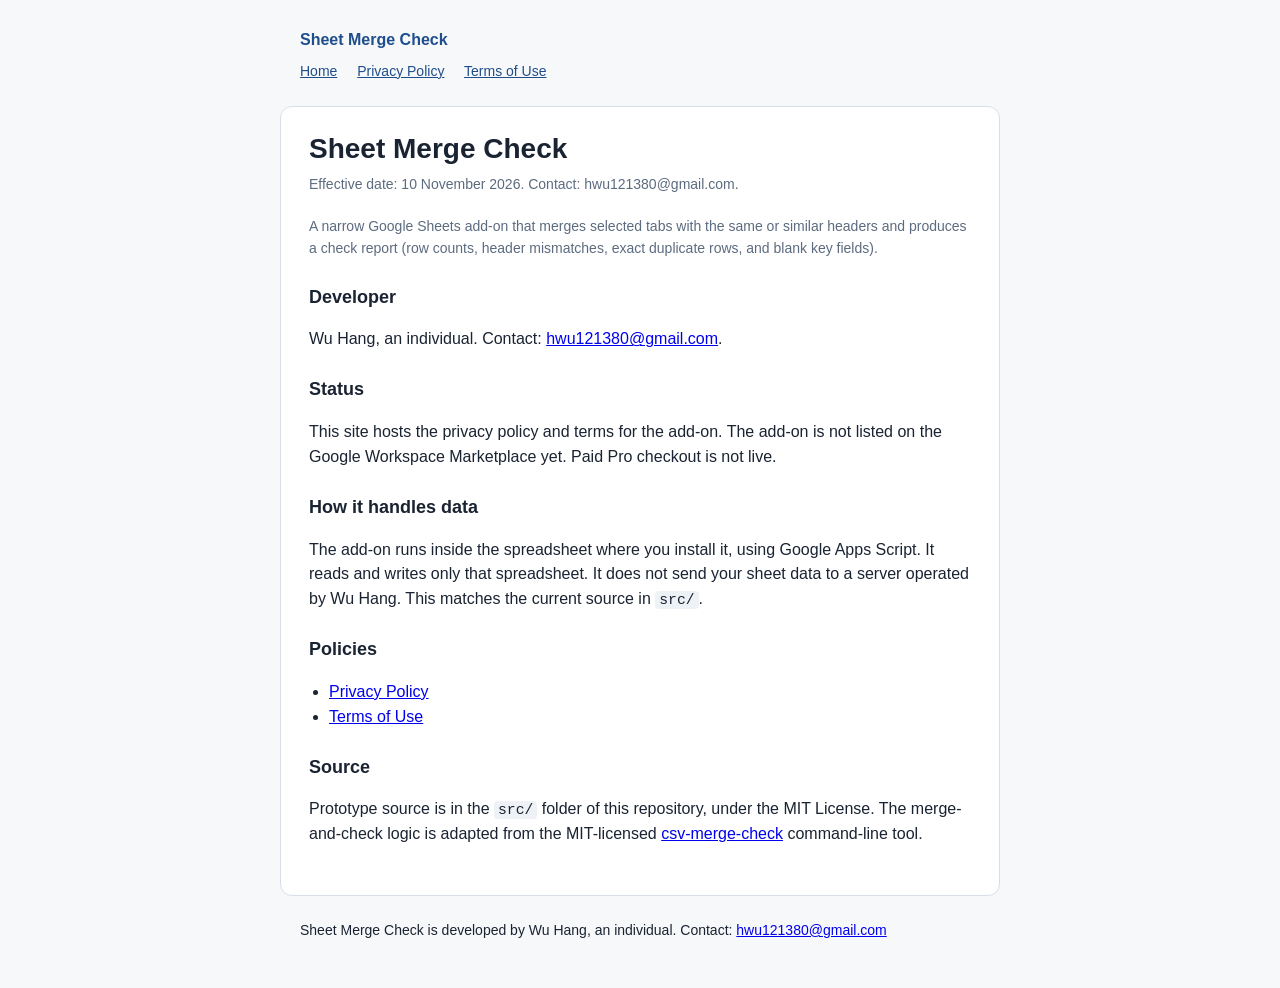
<file: index.html>
<!DOCTYPE html>
<html lang="en">
<head>
  <meta charset="UTF-8" />
  <meta name="viewport" content="width=device-width, initial-scale=1" />
  <title>Sheet Merge Check</title>
  <link rel="stylesheet" href="style.css" />
</head>
<body>
  <header>
    <a class="home" href="index.html">Sheet Merge Check</a>
  <nav>
    <a href="index.html">Home</a>
    <a href="privacy.html">Privacy Policy</a>
    <a href="terms.html">Terms of Use</a>
  </nav>
  </header>
  <main>
    <h1>Sheet Merge Check</h1>
    <p class="meta">Effective date: 10 November 2026. Contact: hwu121380@gmail.com.</p>
    <p class="lede">A narrow Google Sheets add-on that merges selected tabs with the same or similar headers and produces a check report (row counts, header mismatches, exact duplicate rows, and blank key fields).</p>
    <h2>Developer</h2>
    <p>Wu Hang, an individual. Contact: <a href="mailto:hwu121380@gmail.com">hwu121380@gmail.com</a>.</p>
    <h2>Status</h2>
    <p>This site hosts the privacy policy and terms for the add-on. The add-on is not listed on the Google Workspace Marketplace yet. Paid Pro checkout is not live.</p>
    <h2>How it handles data</h2>
    <p>The add-on runs inside the spreadsheet where you install it, using Google Apps Script. It reads and writes only that spreadsheet. It does not send your sheet data to a server operated by Wu Hang. This matches the current source in <code>src/</code>.</p>
    <h2>Policies</h2>
    <ul>
      <li><a href="privacy.html">Privacy Policy</a></li>
      <li><a href="terms.html">Terms of Use</a></li>
    </ul>
    <h2>Source</h2>
    <p>Prototype source is in the <code>src/</code> folder of this repository, under the MIT License. The merge-and-check logic is adapted from the MIT-licensed <a href="https://github.com/hwu121380-afk/csv-merge-check">csv-merge-check</a> command-line tool.</p>

  </main>
<footer>
  <p>Sheet Merge Check is developed by Wu Hang, an individual. Contact: <a href="mailto:hwu121380@gmail.com">hwu121380@gmail.com</a></p>
</footer>
</body>
</html>
</file>
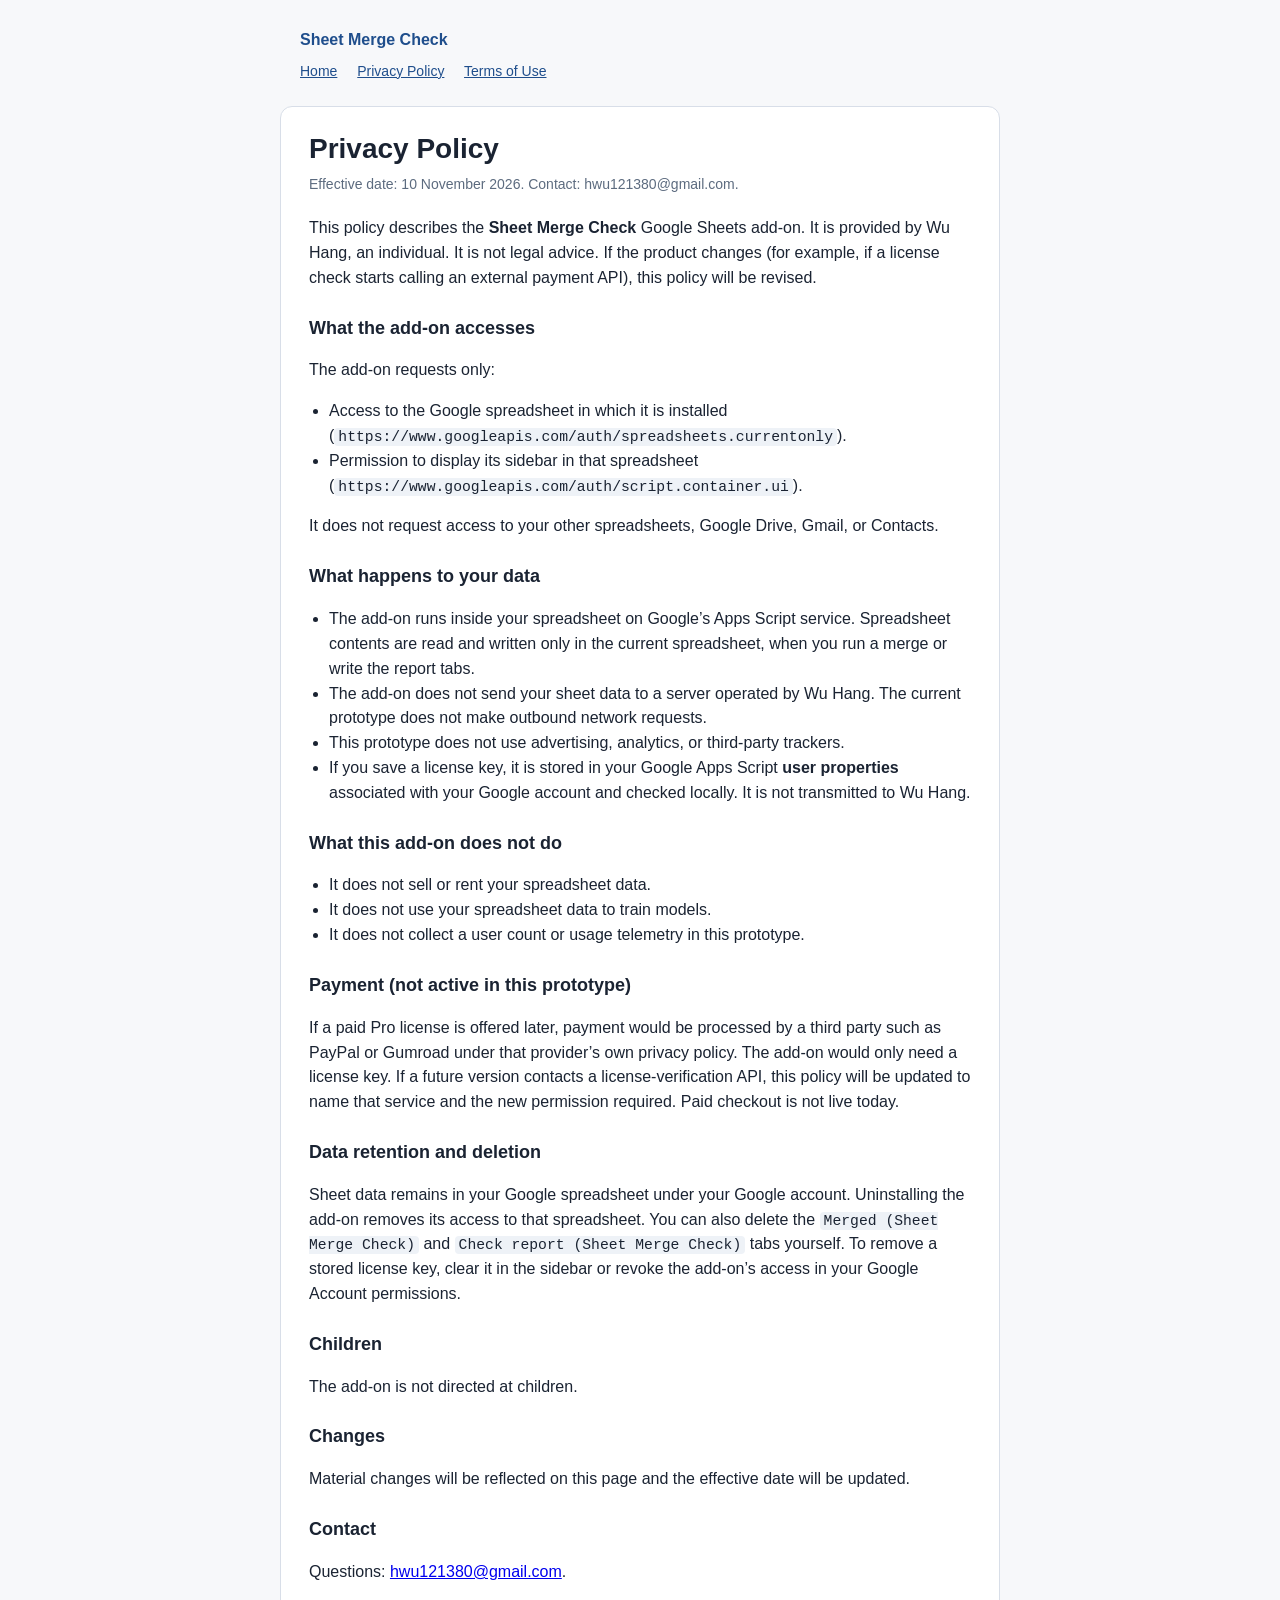
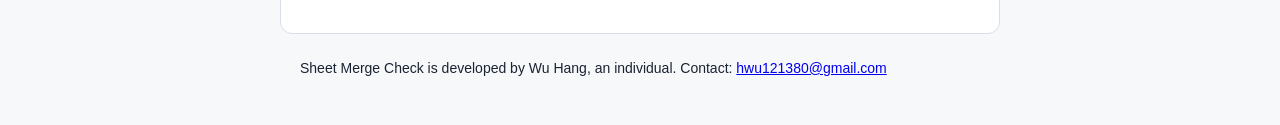
<file: privacy.html>
<!DOCTYPE html>
<html lang="en">
<head>
  <meta charset="UTF-8" />
  <meta name="viewport" content="width=device-width, initial-scale=1" />
  <title>Privacy Policy — Sheet Merge Check</title>
  <link rel="stylesheet" href="style.css" />
</head>
<body>
  <header>
    <a class="home" href="index.html">Sheet Merge Check</a>
  <nav>
    <a href="index.html">Home</a>
    <a href="privacy.html">Privacy Policy</a>
    <a href="terms.html">Terms of Use</a>
  </nav>
  </header>
  <main>
    <h1>Privacy Policy</h1>
    <p class="meta">Effective date: 10 November 2026. Contact: hwu121380@gmail.com.</p>
    <p>This policy describes the <strong>Sheet Merge Check</strong> Google Sheets add-on. It is provided by Wu Hang, an individual. It is not legal advice. If the product changes (for example, if a license check starts calling an external payment API), this policy will be revised.</p>

    <h2>What the add-on accesses</h2>
    <p>The add-on requests only:</p>
    <ul>
      <li>Access to the Google spreadsheet in which it is installed (<code>https://www.googleapis.com/auth/spreadsheets.currentonly</code>).</li>
      <li>Permission to display its sidebar in that spreadsheet (<code>https://www.googleapis.com/auth/script.container.ui</code>).</li>
    </ul>
    <p>It does not request access to your other spreadsheets, Google Drive, Gmail, or Contacts.</p>

    <h2>What happens to your data</h2>
    <ul>
      <li>The add-on runs inside your spreadsheet on Google’s Apps Script service. Spreadsheet contents are read and written only in the current spreadsheet, when you run a merge or write the report tabs.</li>
      <li>The add-on does not send your sheet data to a server operated by Wu Hang. The current prototype does not make outbound network requests.</li>
      <li>This prototype does not use advertising, analytics, or third-party trackers.</li>
      <li>If you save a license key, it is stored in your Google Apps Script <strong>user properties</strong> associated with your Google account and checked locally. It is not transmitted to Wu Hang.</li>
    </ul>

    <h2>What this add-on does not do</h2>
    <ul>
      <li>It does not sell or rent your spreadsheet data.</li>
      <li>It does not use your spreadsheet data to train models.</li>
      <li>It does not collect a user count or usage telemetry in this prototype.</li>
    </ul>

    <h2>Payment (not active in this prototype)</h2>
    <p>If a paid Pro license is offered later, payment would be processed by a third party such as PayPal or Gumroad under that provider’s own privacy policy. The add-on would only need a license key. If a future version contacts a license-verification API, this policy will be updated to name that service and the new permission required. Paid checkout is not live today.</p>

    <h2>Data retention and deletion</h2>
    <p>Sheet data remains in your Google spreadsheet under your Google account. Uninstalling the add-on removes its access to that spreadsheet. You can also delete the <code>Merged (Sheet Merge Check)</code> and <code>Check report (Sheet Merge Check)</code> tabs yourself. To remove a stored license key, clear it in the sidebar or revoke the add-on’s access in your Google Account permissions.</p>

    <h2>Children</h2>
    <p>The add-on is not directed at children.</p>

    <h2>Changes</h2>
    <p>Material changes will be reflected on this page and the effective date will be updated.</p>

    <h2>Contact</h2>
    <p>Questions: <a href="mailto:hwu121380@gmail.com">hwu121380@gmail.com</a>.</p>

  </main>
<footer>
  <p>Sheet Merge Check is developed by Wu Hang, an individual. Contact: <a href="mailto:hwu121380@gmail.com">hwu121380@gmail.com</a></p>
</footer>
</body>
</html>
</file>
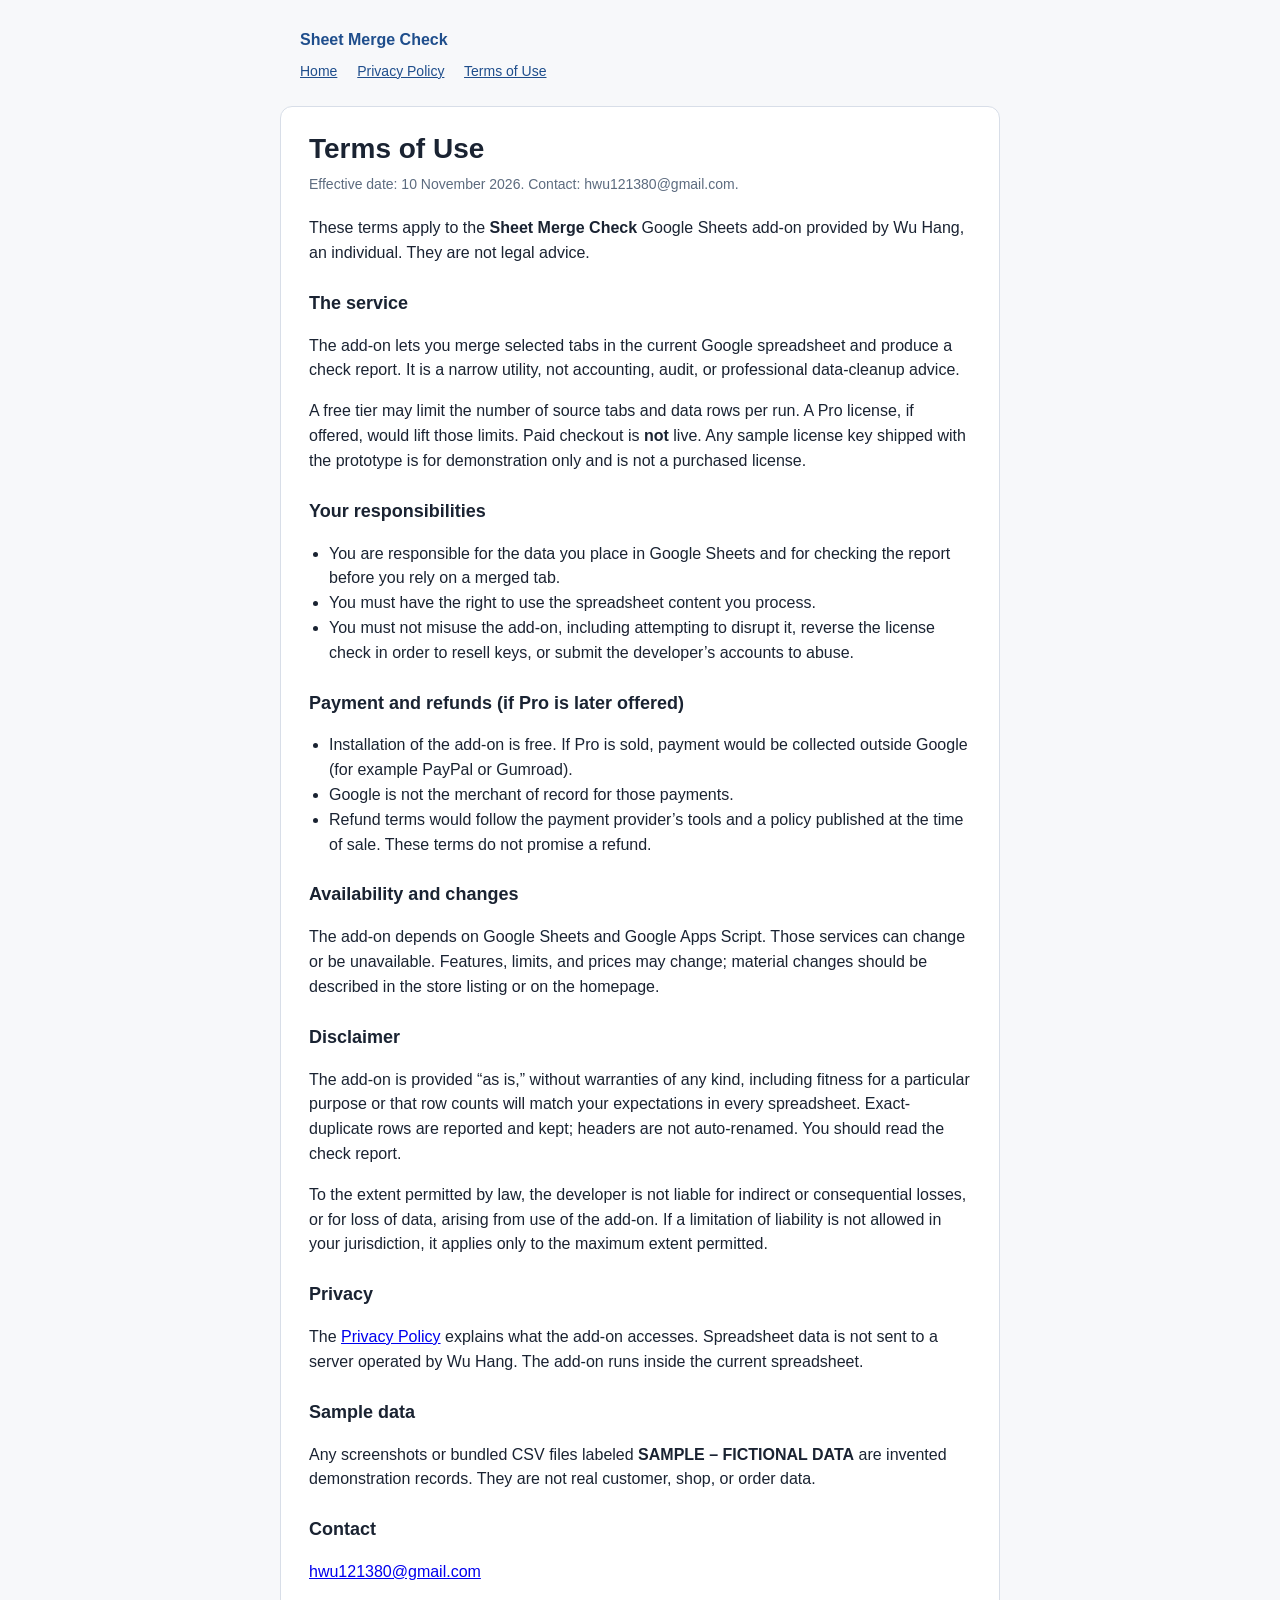
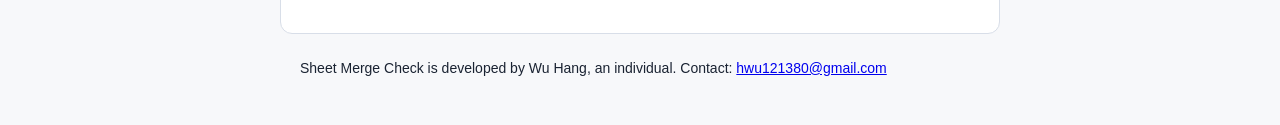
<file: terms.html>
<!DOCTYPE html>
<html lang="en">
<head>
  <meta charset="UTF-8" />
  <meta name="viewport" content="width=device-width, initial-scale=1" />
  <title>Terms of Use — Sheet Merge Check</title>
  <link rel="stylesheet" href="style.css" />
</head>
<body>
  <header>
    <a class="home" href="index.html">Sheet Merge Check</a>
  <nav>
    <a href="index.html">Home</a>
    <a href="privacy.html">Privacy Policy</a>
    <a href="terms.html">Terms of Use</a>
  </nav>
  </header>
  <main>
    <h1>Terms of Use</h1>
    <p class="meta">Effective date: 10 November 2026. Contact: hwu121380@gmail.com.</p>
    <p>These terms apply to the <strong>Sheet Merge Check</strong> Google Sheets add-on provided by Wu Hang, an individual. They are not legal advice.</p>

    <h2>The service</h2>
    <p>The add-on lets you merge selected tabs in the current Google spreadsheet and produce a check report. It is a narrow utility, not accounting, audit, or professional data-cleanup advice.</p>
    <p>A free tier may limit the number of source tabs and data rows per run. A Pro license, if offered, would lift those limits. Paid checkout is <strong>not</strong> live. Any sample license key shipped with the prototype is for demonstration only and is not a purchased license.</p>

    <h2>Your responsibilities</h2>
    <ul>
      <li>You are responsible for the data you place in Google Sheets and for checking the report before you rely on a merged tab.</li>
      <li>You must have the right to use the spreadsheet content you process.</li>
      <li>You must not misuse the add-on, including attempting to disrupt it, reverse the license check in order to resell keys, or submit the developer’s accounts to abuse.</li>
    </ul>

    <h2>Payment and refunds (if Pro is later offered)</h2>
    <ul>
      <li>Installation of the add-on is free. If Pro is sold, payment would be collected outside Google (for example PayPal or Gumroad).</li>
      <li>Google is not the merchant of record for those payments.</li>
      <li>Refund terms would follow the payment provider’s tools and a policy published at the time of sale. These terms do not promise a refund.</li>
    </ul>

    <h2>Availability and changes</h2>
    <p>The add-on depends on Google Sheets and Google Apps Script. Those services can change or be unavailable. Features, limits, and prices may change; material changes should be described in the store listing or on the homepage.</p>

    <h2>Disclaimer</h2>
    <p>The add-on is provided “as is,” without warranties of any kind, including fitness for a particular purpose or that row counts will match your expectations in every spreadsheet. Exact-duplicate rows are reported and kept; headers are not auto-renamed. You should read the check report.</p>
    <p>To the extent permitted by law, the developer is not liable for indirect or consequential losses, or for loss of data, arising from use of the add-on. If a limitation of liability is not allowed in your jurisdiction, it applies only to the maximum extent permitted.</p>

    <h2>Privacy</h2>
    <p>The <a href="privacy.html">Privacy Policy</a> explains what the add-on accesses. Spreadsheet data is not sent to a server operated by Wu Hang. The add-on runs inside the current spreadsheet.</p>

    <h2>Sample data</h2>
    <p>Any screenshots or bundled CSV files labeled <strong>SAMPLE – FICTIONAL DATA</strong> are invented demonstration records. They are not real customer, shop, or order data.</p>

    <h2>Contact</h2>
    <p><a href="mailto:hwu121380@gmail.com">hwu121380@gmail.com</a></p>

  </main>
<footer>
  <p>Sheet Merge Check is developed by Wu Hang, an individual. Contact: <a href="mailto:hwu121380@gmail.com">hwu121380@gmail.com</a></p>
</footer>
</body>
</html>
</file>
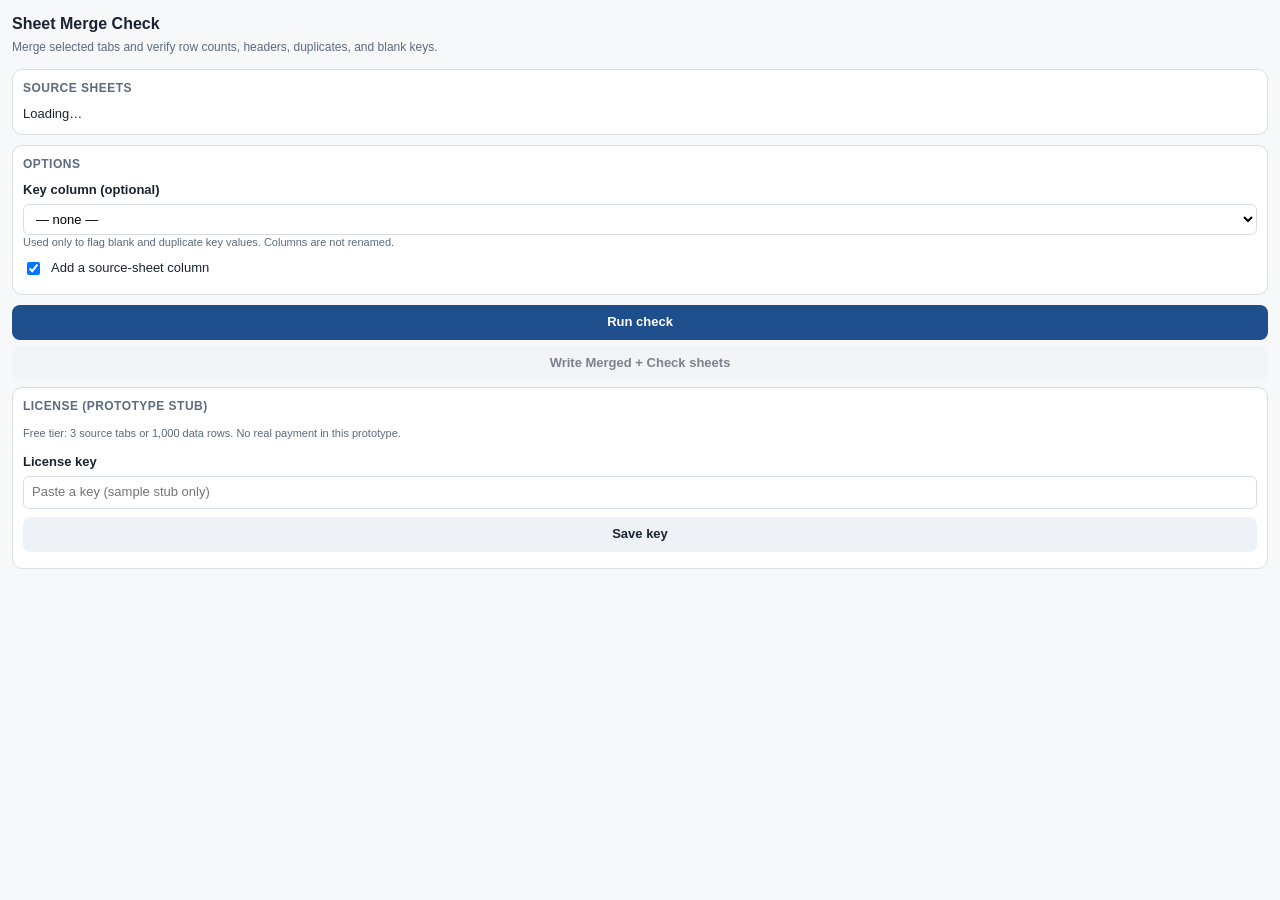
<file: src/Sidebar.html>
<!DOCTYPE html>
<html lang="en">
<head>
  <meta charset="UTF-8" />
  <meta name="viewport" content="width=device-width, initial-scale=1" />
  <title>Sheet Merge Check</title>
  <style>
    :root {
      --bg: #f7f8fa;
      --card: #ffffff;
      --ink: #1a2332;
      --muted: #5c6b7f;
      --line: #d8dee8;
      --accent: #1f4e8c;
      --accent-hover: #163a69;
      --ok: #1b7a4a;
      --ok-bg: #e8f6ee;
      --warn: #9a6700;
      --warn-bg: #fff6dd;
      --bad: #b42318;
      --bad-bg: #fdecea;
      --sample: #6b3fa0;
      --sample-bg: #f4edfb;
    }
    * { box-sizing: border-box; }
    html, body {
      margin: 0;
      padding: 0;
      background: var(--bg);
      color: var(--ink);
      font: 13px/1.45 "Google Sans", "Segoe UI", Roboto, Helvetica, Arial, sans-serif;
    }
    body { padding: 12px 12px 20px; }
    h1 {
      font-size: 16px;
      font-weight: 650;
      margin: 0 0 4px;
    }
    .lede { color: var(--muted); margin: 0 0 12px; font-size: 12px; }
    .banner {
      border-radius: 8px;
      padding: 8px 10px;
      margin: 0 0 12px;
      font-size: 11.5px;
    }
    .banner.sample { background: var(--sample-bg); color: var(--sample); }
    .banner.warn { background: var(--warn-bg); color: var(--warn); }
    .banner.ok { background: var(--ok-bg); color: var(--ok); }
    .banner.bad { background: var(--bad-bg); color: var(--bad); }
    .card {
      background: var(--card);
      border: 1px solid var(--line);
      border-radius: 10px;
      padding: 10px;
      margin: 0 0 10px;
    }
    .card h2 {
      font-size: 12px;
      text-transform: uppercase;
      letter-spacing: 0.04em;
      color: var(--muted);
      margin: 0 0 8px;
    }
    label.row {
      display: flex;
      gap: 8px;
      align-items: flex-start;
      margin: 0 0 6px;
      cursor: pointer;
    }
    label.row span { flex: 1; }
    .hint { color: var(--muted); font-size: 11px; display: block; }
    select, input[type="text"] {
      width: 100%;
      padding: 6px 8px;
      border: 1px solid var(--line);
      border-radius: 6px;
      font: inherit;
      background: #fff;
    }
    .field { margin: 0 0 8px; }
    .field label { display: block; margin: 0 0 4px; font-weight: 600; }
    button {
      width: 100%;
      border: 0;
      border-radius: 8px;
      padding: 8px 10px;
      font: inherit;
      font-weight: 650;
      cursor: pointer;
      margin: 0 0 6px;
    }
    button.primary { background: var(--accent); color: #fff; }
    button.primary:hover { background: var(--accent-hover); }
    button.secondary { background: #eef2f7; color: var(--ink); }
    button:disabled { opacity: 0.55; cursor: not-allowed; }
    table {
      width: 100%;
      border-collapse: collapse;
      font-size: 12px;
    }
    th, td {
      text-align: left;
      padding: 4px 0;
      border-bottom: 1px solid var(--line);
      vertical-align: top;
    }
    th:last-child, td:last-child { text-align: right; }
    .status {
      display: inline-block;
      padding: 1px 6px;
      border-radius: 999px;
      font-weight: 700;
      font-size: 11px;
    }
    .status.ok { background: var(--ok-bg); color: var(--ok); }
    .status.bad { background: var(--bad-bg); color: var(--bad); }
    pre {
      white-space: pre-wrap;
      word-break: break-word;
      background: #f3f5f8;
      border-radius: 6px;
      padding: 8px;
      font: 11px/1.4 ui-monospace, "SF Mono", Menlo, Consolas, monospace;
      margin: 8px 0 0;
      max-height: 180px;
      overflow: auto;
    }
    ul.compact { margin: 0; padding-left: 16px; }
    ul.compact li { margin: 0 0 4px; }
    .hidden { display: none !important; }
    .error { color: var(--bad); font-size: 12px; margin: 0 0 8px; }
  </style>
</head>
<body>
  <h1>Sheet Merge Check</h1>
  <p class="lede">Merge selected tabs and verify row counts, headers, duplicates, and blank keys.</p>

  <div id="sampleBanner" class="banner sample hidden">
    Showing <strong>SAMPLE – FICTIONAL DATA</strong>. These are not real shop or customer records.
  </div>
  <div id="limitBanner" class="banner warn hidden"></div>

  <div class="card">
    <h2>Source sheets</h2>
    <div id="sheetList">Loading…</div>
  </div>

  <div class="card">
    <h2>Options</h2>
    <div class="field">
      <label for="keyColumn">Key column (optional)</label>
      <select id="keyColumn">
        <option value="">— none —</option>
      </select>
      <span class="hint">Used only to flag blank and duplicate key values. Columns are not renamed.</span>
    </div>
    <label class="row">
      <input type="checkbox" id="addSourceColumn" checked />
      <span>Add a source-sheet column</span>
    </label>
  </div>

  <button class="primary" id="runBtn" type="button">Run check</button>
  <button class="secondary" id="writeBtn" type="button" disabled>Write Merged + Check sheets</button>
  <div id="runError" class="error hidden"></div>

  <div id="results" class="card hidden">
    <h2>Check report</h2>
    <p>
      Row-count:
      <span id="statusPill" class="status">—</span>
      <span id="totals"></span>
    </p>
    <table>
      <thead>
        <tr><th>Source</th><th>Rows in</th></tr>
      </thead>
      <tbody id="fileRows"></tbody>
    </table>
    <ul class="compact" id="flags"></ul>
    <pre id="summary"></pre>
  </div>

  <div class="card">
    <h2>License (prototype stub)</h2>
    <p class="hint" id="licenseNote">Free tier: 3 source tabs or 1,000 data rows. No real payment in this prototype.</p>
    <div class="field">
      <label for="licenseKey">License key</label>
      <input type="text" id="licenseKey" autocomplete="off" placeholder="Paste a key (sample stub only)" />
    </div>
    <button class="secondary" id="saveKeyBtn" type="button">Save key</button>
  </div>

  <script>
    var lastResult = null;
    var MOCK = typeof window.SIDEBAR_MOCK !== 'undefined' ? window.SIDEBAR_MOCK : null;

    function $(id) { return document.getElementById(id); }

    function setHidden(el, hidden) {
      if (hidden) el.classList.add('hidden');
      else el.classList.remove('hidden');
    }

    function showError(message) {
      var box = $('runError');
      if (!message) {
        setHidden(box, true);
        box.textContent = '';
        return;
      }
      box.textContent = message;
      setHidden(box, false);
    }

    function uniqueHeaders(sheets, selectedNames) {
      var seen = {};
      var out = [];
      (sheets || []).forEach(function (s) {
        if (selectedNames && selectedNames.indexOf(s.name) === -1) return;
        (s.headers || []).forEach(function (h) {
          if (!seen[h]) { seen[h] = true; out.push(h); }
        });
      });
      return out;
    }

    function selectedSheetNames() {
      var boxes = document.querySelectorAll('#sheetList input[type="checkbox"]');
      var names = [];
      boxes.forEach(function (box) {
        if (box.checked) names.push(box.value);
      });
      return names;
    }

    function fillKeyOptions(headers, selected) {
      var sel = $('keyColumn');
      var current = selected || sel.value;
      sel.innerHTML = '<option value="">— none —</option>';
      headers.forEach(function (h) {
        var opt = document.createElement('option');
        opt.value = h;
        opt.textContent = h;
        if (h === current) opt.selected = true;
        sel.appendChild(opt);
      });
    }

    function renderSheets(sheets) {
      var host = $('sheetList');
      host.innerHTML = '';
      if (!sheets || !sheets.length) {
        host.textContent = 'No source sheets found.';
        return;
      }
      sheets.forEach(function (s, i) {
        var label = document.createElement('label');
        label.className = 'row';
        var box = document.createElement('input');
        box.type = 'checkbox';
        box.value = s.name;
        box.checked = i < 4;
        box.addEventListener('change', function () {
          fillKeyOptions(uniqueHeaders(sheets, selectedSheetNames()), $('keyColumn').value);
        });
        var span = document.createElement('span');
        span.innerHTML = s.name + '<span class="hint">' +
          (s.headers && s.headers.length ? s.headers.join(', ') : 'No header') +
          '</span>';
        label.appendChild(box);
        label.appendChild(span);
        host.appendChild(label);
      });
      fillKeyOptions(uniqueHeaders(sheets, selectedSheetNames()), 'order_id');
    }

    function renderLicense(license, limitsMeta) {
      var note = $('licenseNote');
      if (license && license.isPro) {
        note.textContent = license.note || 'Pro unlock is active (prototype stub).';
      } else {
        var maxS = (limitsMeta && limitsMeta.freeMaxSources) || 3;
        var maxR = (limitsMeta && limitsMeta.freeMaxRows) || 1000;
        note.textContent = (license && license.note ? license.note + ' ' : '') +
          'Free tier: up to ' + maxS + ' source tabs and ' + maxR + ' data rows.';
      }
    }

    function renderResults(result, options) {
      lastResult = result;
      options = options || {};
      setHidden($('results'), false);
      var ok = !!result.ok;
      var pill = $('statusPill');
      pill.textContent = ok ? 'OK' : 'MISMATCH';
      pill.className = 'status ' + (ok ? 'ok' : 'bad');
      $('totals').textContent = ' ' + result.rowsIn + ' in = ' + result.rowsOut + ' out';

      var body = $('fileRows');
      body.innerHTML = '';
      (result.files || []).forEach(function (f) {
        var tr = document.createElement('tr');
        tr.innerHTML = '<td>' + f.name + '</td><td>' + f.rowsIn + '</td>';
        body.appendChild(tr);
      });

      var flags = $('flags');
      flags.innerHTML = '';
      function addFlag(text) {
        var li = document.createElement('li');
        li.textContent = text;
        flags.appendChild(li);
      }
      addFlag('Exact duplicate rows: ' + result.exactDuplicates + ' (kept; not removed)');
      if (result.headerMismatches && result.headerMismatches.length) {
        addFlag('Header mismatches: ' + result.headerMismatches.length + ' source(s)');
      } else {
        addFlag('Header mismatches: none');
      }
      if (result.similarHeaders && result.similarHeaders.length) {
        result.similarHeaders.forEach(function (s) {
          addFlag('Similar headers (not merged): ' + s.variants.join(' | '));
        });
      }
      if (result.keyColumn) {
        addFlag('Blank "' + result.keyColumn + '" fields: ' + result.blankKeyCount);
        addFlag('Duplicate "' + result.keyColumn + '" values: ' + (result.duplicateKeys ? result.duplicateKeys.length : 0));
      }
      $('summary').textContent = result.summary || '';

      var limitBox = $('limitBanner');
      if (result.limits && !result.limits.allowed) {
        limitBox.textContent = 'Write is blocked on the free tier. ' + (result.limits.reasons || []).join(' ');
        setHidden(limitBox, false);
        $('writeBtn').disabled = true;
      } else {
        setHidden(limitBox, true);
        $('writeBtn').disabled = options.disableWrite || false;
      }
    }

    function runCheck(writeSheets) {
      showError('');
      var payload = {
        sheetNames: selectedSheetNames(),
        keyColumn: $('keyColumn').value,
        addSourceColumn: $('addSourceColumn').checked,
        writeSheets: !!writeSheets
      };
      if (!payload.sheetNames.length) {
        showError('Select at least one source sheet.');
        return;
      }
      $('runBtn').disabled = true;
      $('writeBtn').disabled = true;

      if (MOCK) {
        // Used only for the local PNG mockup / local preview. Not a live Sheets call.
        renderResults(MOCK.result, { disableWrite: true });
        $('runBtn').disabled = false;
        return;
      }

      google.script.run
        .withSuccessHandler(function (result) {
          $('runBtn').disabled = false;
          renderResults(result);
          if (result.written && result.written.merged) {
            $('limitBanner').textContent = 'Wrote the Merged and Check report tabs in this spreadsheet.';
            $('limitBanner').className = 'banner ok';
            setHidden($('limitBanner'), false);
          }
        })
        .withFailureHandler(function (err) {
          $('runBtn').disabled = false;
          $('writeBtn').disabled = !lastResult || (lastResult.limits && !lastResult.limits.allowed);
          showError(err && err.message ? err.message : String(err));
        })
        .runMerge(payload);
    }

    function initFromState(state) {
      renderSheets(state.sheets || []);
      renderLicense(state.license, state);
      if (state.showSampleBanner) setHidden($('sampleBanner'), false);
    }

    $('runBtn').addEventListener('click', function () { runCheck(false); });
    $('writeBtn').addEventListener('click', function () { runCheck(true); });
    $('saveKeyBtn').addEventListener('click', function () {
      showError('');
      if (MOCK) {
        $('licenseNote').textContent = 'License saving is disabled in the local mockup. This is a prototype stub only.';
        return;
      }
      google.script.run
        .withSuccessHandler(function (license) {
          renderLicense(license, {});
        })
        .withFailureHandler(function (err) {
          showError(err && err.message ? err.message : String(err));
        })
        .saveLicenseKey($('licenseKey').value);
    });

    if (MOCK) {
      initFromState(MOCK.state);
      if (MOCK.result) renderResults(MOCK.result, { disableWrite: true });
    } else {
      google.script.run
        .withSuccessHandler(initFromState)
        .withFailureHandler(function (err) {
          $('sheetList').textContent = '';
          showError(err && err.message ? err.message : String(err));
        })
        .getSidebarState();
    }
  </script>
</body>
</html>
</file>
<file: style.css>
:root {
  --ink: #1a2332;
  --muted: #5c6b7f;
  --line: #d8dee8;
  --bg: #f7f8fa;
  --card: #ffffff;
  --accent: #1f4e8c;
}
* { box-sizing: border-box; }
html, body {
  margin: 0;
  padding: 0;
  background: var(--bg);
  color: var(--ink);
  font: 16px/1.55 "Segoe UI", Roboto, Helvetica, Arial, sans-serif;
}
header, main, footer {
  max-width: 720px;
  margin: 0 auto;
  padding: 0 20px;
}
header {
  padding-top: 28px;
  padding-bottom: 8px;
}
header a.home {
  color: var(--accent);
  text-decoration: none;
  font-weight: 650;
}
nav {
  margin: 8px 0 0;
  font-size: 14px;
}
nav a {
  color: var(--accent);
  margin-right: 16px;
}
main {
  background: var(--card);
  border: 1px solid var(--line);
  border-radius: 12px;
  padding: 24px 28px 32px;
  margin: 16px auto 24px;
}
h1 { font-size: 28px; line-height: 1.25; margin: 0 0 8px; }
h2 { font-size: 18px; margin: 24px 0 8px; }
p, li { color: var(--ink); }
.lede, .meta, footer {
  color: var(--muted);
  font-size: 14px;
}
.meta { margin: 0 0 20px; }
footer { padding-bottom: 32px; }
ul { padding-left: 20px; }
code {
  font-family: ui-monospace, "SF Mono", Menlo, Consolas, monospace;
  font-size: 0.92em;
  background: #eef2f7;
  padding: 1px 4px;
  border-radius: 4px;
}
</file>
